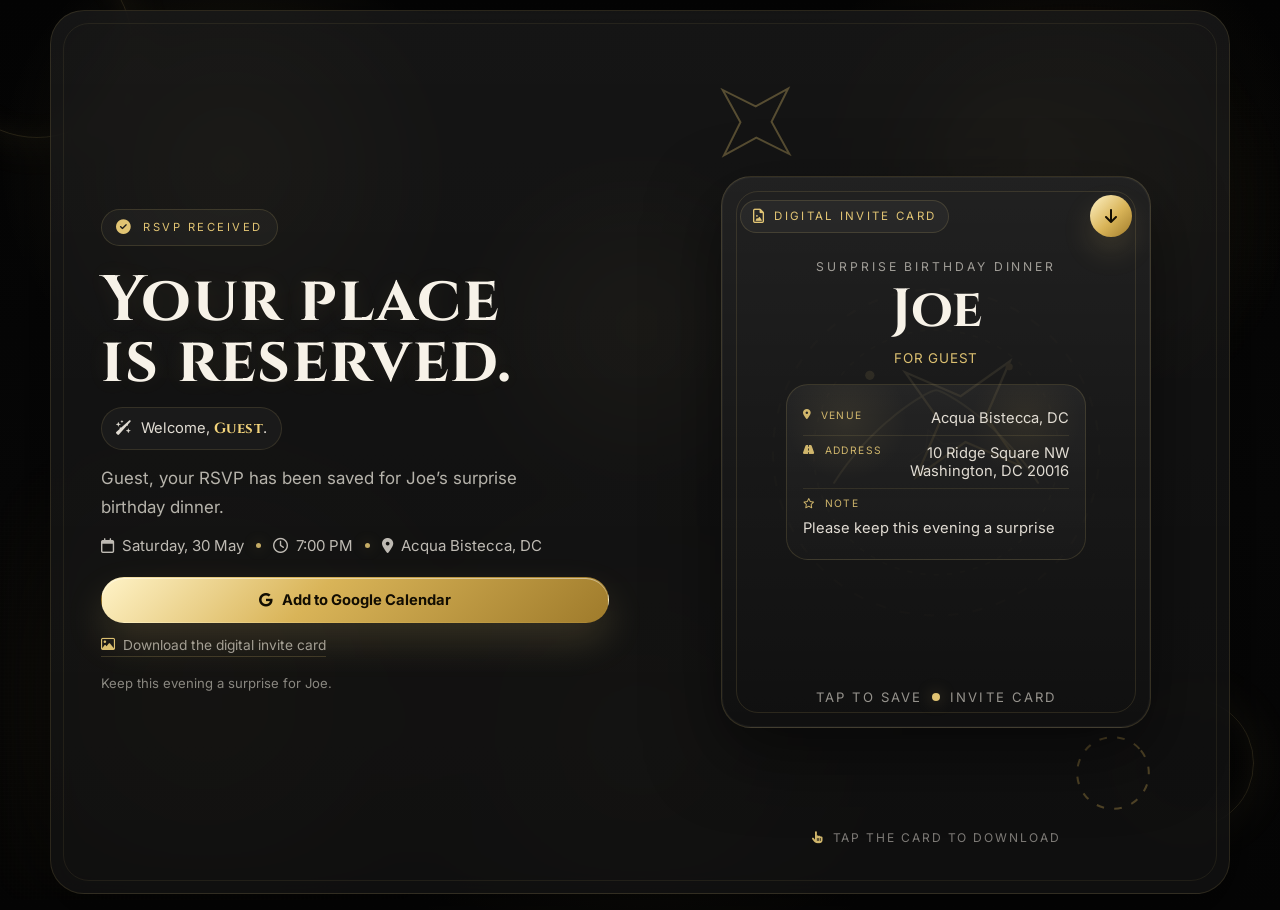
<file: success.html>
<!DOCTYPE html>
<html lang="en">
<head>
  <meta charset="UTF-8" />
  <meta name="viewport" content="width=device-width, initial-scale=1.0, viewport-fit=cover" />
  <meta name="theme-color" content="#050505" />
  <title>RSVP Confirmed</title>

  <link rel="preconnect" href="https://fonts.googleapis.com">
  <link rel="preconnect" href="https://fonts.gstatic.com" crossorigin>
  <link href="https://fonts.googleapis.com/css2?family=Cinzel:wght@400;500;600;700&family=Inter:wght@400;500;600;700&display=swap" rel="stylesheet">
  <link rel="stylesheet" href="https://cdnjs.cloudflare.com/ajax/libs/font-awesome/6.5.0/css/all.min.css">

  <style>
    :root{
      --bg:#050505;
      --bg2:#0b0b0b;
      --panel:rgba(255,255,255,.045);
      --panel2:rgba(255,255,255,.075);
      --line:rgba(242,211,123,.14);
      --text:#f7f2e8;
      --muted:rgba(247,242,232,.72);
      --gold:#f2d37b;
      --gold2:#d6b15a;
      --gold3:#9f7b2b;
      --shadow:0 22px 80px rgba(0,0,0,.56);
      --r1:34px;
      --r2:24px;
      --r3:18px;
    }

    *{box-sizing:border-box}
    html{
      -webkit-text-size-adjust:100%;
      scroll-behavior:smooth;
      min-height:100%;
    }
    body{
      margin:0;
      min-height:100vh;
      min-height:100svh;
      overflow-x:hidden;
      overflow-y:auto;
      background:
        radial-gradient(circle at 18% 18%, rgba(242,211,123,.12), transparent 18%),
        radial-gradient(circle at 82% 18%, rgba(214,177,90,.09), transparent 20%),
        radial-gradient(circle at 50% 82%, rgba(242,211,123,.06), transparent 28%),
        linear-gradient(180deg, #040404 0%, #070707 55%, #050505 100%);
      color:var(--text);
      font-family:"Inter",sans-serif;
    }

    a{color:inherit;text-decoration:none}
    img{max-width:100%;display:block}
    button{font:inherit}

    .bg{
      position:fixed;
      inset:0;
      pointer-events:none;
      z-index:-2;
      overflow:hidden;
    }

    .grid{
      position:absolute;
      inset:-18%;
      opacity:.14;
      background-image:
        linear-gradient(rgba(255,255,255,.04) 1px, transparent 1px),
        linear-gradient(90deg, rgba(255,255,255,.04) 1px, transparent 1px);
      background-size:64px 64px;
      mask-image:radial-gradient(circle at center, black 28%, transparent 82%);
    }

    .glow{
      position:absolute;
      inset:0;
      filter:blur(20px);
      opacity:.95;
      background:
        radial-gradient(circle at 50% 36%, rgba(242,211,123,.14), transparent 22%),
        radial-gradient(circle at 16% 78%, rgba(214,177,90,.09), transparent 24%),
        radial-gradient(circle at 84% 24%, rgba(242,211,123,.08), transparent 18%);
      animation: drift 12s ease-in-out infinite alternate;
    }

    .noise{
      position:absolute;
      inset:0;
      opacity:.07;
      background-image:
        linear-gradient(0deg, rgba(255,255,255,.05) 1px, transparent 1px),
        linear-gradient(90deg, rgba(255,255,255,.03) 1px, transparent 1px);
      background-size:4px 4px;
      mix-blend-mode:screen;
    }

    .orb{
      position:absolute;
      border-radius:999px;
      border:1px solid rgba(242,211,123,.16);
      box-shadow:0 0 50px rgba(242,211,123,.08), inset 0 0 30px rgba(242,211,123,.06);
      animation: float 10s ease-in-out infinite;
    }

    .orb.one{width:190px;height:190px;left:-58px;top:-52px;animation-duration:14s}
    .orb.two{width:130px;height:130px;right:2%;bottom:8%;animation-duration:16s}
    .orb.three{width:90px;height:90px;right:18%;top:12%;animation-duration:12s}

    .wrap{
      width:min(1180px, calc(100% - 20px));
      min-height:100svh;
      margin:0 auto;
      padding:10px 0 16px;
      display:grid;
      place-items:center;
    }

    .panel{
      width:100%;
      min-height:calc(100svh - 16px);
      display:grid;
      grid-template-columns:1.02fr .98fr;
      gap:16px;
      padding:16px;
      border-radius:34px;
      background:
        linear-gradient(180deg, rgba(255,255,255,.052), rgba(255,255,255,.026)),
        rgba(10,10,10,.74);
      border:1px solid rgba(242,211,123,.12);
      box-shadow:var(--shadow);
      backdrop-filter:blur(14px);
      position:relative;
      overflow:hidden;
      isolation:isolate;
    }

    .panel::before{
      content:"";
      position:absolute;
      inset:12px;
      border-radius:26px;
      border:1px solid rgba(242,211,123,.08);
      pointer-events:none;
    }

    .panel::after{
      content:"";
      position:absolute;
      inset:-1px;
      background:linear-gradient(120deg, transparent 35%, rgba(255,255,255,.06) 50%, transparent 65%);
      transform:translateX(-120%);
      animation:sheen 8.5s ease-in-out infinite;
      pointer-events:none;
      opacity:.5;
      z-index:0;
    }

    .left, .right{
      position:relative;
      z-index:1;
      min-width:0;
      display:flex;
      flex-direction:column;
      justify-content:center;
    }

    .left{
      padding:clamp(12px, 3vw, 34px);
      gap:14px;
    }

    .eyebrow{
      display:inline-flex;
      align-items:center;
      gap:10px;
      width:fit-content;
      padding:10px 14px;
      border-radius:999px;
      background:rgba(255,255,255,.035);
      border:1px solid rgba(242,211,123,.14);
      color:rgba(242,211,123,.92);
      letter-spacing:.22em;
      text-transform:uppercase;
      font-size:.7rem;
      flex-wrap:wrap;
    }

    .eyebrow i{font-size:.92rem}

    h1{
      margin:0;
      font-family:"Cinzel",serif;
      font-size:clamp(2.1rem, 5vw, 5rem);
      line-height:.95;
      letter-spacing:.02em;
      text-wrap:balance;
      text-shadow:0 0 22px rgba(242,211,123,.08);
    }

    .lead{
      margin:0;
      color:var(--muted);
      font-size:clamp(.97rem, 1.4vw, 1.06rem);
      line-height:1.7;
      max-width:46ch;
      text-wrap:pretty;
    }

    .name-banner{
      display:flex;
      align-items:center;
      gap:10px;
      width:fit-content;
      max-width:100%;
      padding:10px 14px;
      border-radius:999px;
      background:rgba(255,255,255,.035);
      border:1px solid rgba(242,211,123,.12);
      color:rgba(247,242,232,.9);
      font-size:.92rem;
      line-height:1.4;
      flex-wrap:wrap;
    }

    .name-banner strong{
      color:var(--gold);
      font-family:"Cinzel",serif;
      font-weight:700;
      letter-spacing:.03em;
    }

    .meta{
      display:flex;
      flex-wrap:wrap;
      gap:10px 12px;
      align-items:center;
      color:rgba(246,241,231,.76);
      font-size:.94rem;
    }

    .meta span{
      display:inline-flex;
      align-items:center;
      gap:8px;
      flex-wrap:wrap;
    }

    .meta .dot{
      width:5px;height:5px;border-radius:999px;
      background:rgba(242,211,123,.8);
      box-shadow:0 0 14px rgba(242,211,123,.35);
    }

    .actions{
      display:flex;
      flex-wrap:wrap;
      gap:10px;
      margin-top:8px;
      width:min(100%, 560px);
    }

    .btn{
      position:relative;
      display:inline-flex;
      align-items:center;
      justify-content:center;
      gap:10px;
      min-height:46px;
      padding:0 14px;
      border-radius:999px;
      border:1px solid transparent;
      font-weight:700;
      font-size:.92rem;
      text-align:center;
      white-space:normal;
      transition:transform .18s ease, box-shadow .18s ease, background .18s ease, border-color .18s ease;
      overflow:hidden;
      flex:1 1 240px;
    }

    .btn i{font-size:.95em}

    .btn.primary{
      color:#120d02;
      background:linear-gradient(135deg, #fff3c7 0%, #d9b458 42%, #9f7b2b 100%);
      box-shadow:0 18px 38px rgba(242,211,123,.16), inset 0 1px 0 rgba(255,255,255,.45);
    }

    .btn.primary:hover{
      transform:translateY(-2px);
      box-shadow:0 24px 52px rgba(242,211,123,.22), inset 0 1px 0 rgba(255,255,255,.55);
    }

    .mini{
      display:inline-flex;
      align-items:center;
      gap:8px;
      width:fit-content;
      color:rgba(246,241,231,.62);
      font-size:.86rem;
      border-bottom:1px solid rgba(242,211,123,.18);
      padding-bottom:3px;
      flex-wrap:wrap;
    }

    .mini i{color:rgba(242,211,123,.9)}

    .mini-note{
      margin-top:2px;
      color:rgba(246,241,231,.52);
      font-size:.82rem;
      line-height:1.55;
      max-width:40ch;
    }

    .right{
      padding:clamp(8px, 1.8vw, 22px);
    }

    .invite-wrap{
      position:relative;
      height:100%;
      display:grid;
      place-items:center;
      min-height:0;
    }

    .seal-ring{
      position:absolute;
      inset:10% 8%;
      pointer-events:none;
      opacity:.95;
      filter:drop-shadow(0 0 16px rgba(242,211,123,.08));
    }

    .seal-ring svg{
      width:100%;
      height:100%;
      display:block;
    }

    .svg-accent{
      position:absolute;
      pointer-events:none;
      opacity:.95;
      filter:drop-shadow(0 0 16px rgba(242,211,123,.1));
    }

    .svg-accent.one{
      width:110px;height:110px;
      top:18px;left:20px;
      animation:float 12s ease-in-out infinite;
    }

    .svg-accent.two{
      width:128px;height:128px;
      bottom:18px;right:14px;
      animation:float 14s ease-in-out infinite reverse;
    }

    .svg-accent.three{
      width:72px;height:72px;
      top:50%;left:50%;
      transform:translate(-50%,-50%);
      opacity:.55;
      animation:spin 18s linear infinite;
    }

    .invite-card{
      position:relative;
      width:min(100%, 430px);
      aspect-ratio: .78 / 1;
      border-radius:30px;
      background:
        linear-gradient(180deg, rgba(255,255,255,.09), rgba(255,255,255,.02)),
        rgba(12,12,12,.9);
      border:1px solid rgba(242,211,123,.16);
      box-shadow:
        0 26px 70px rgba(0,0,0,.5),
        inset 0 0 0 1px rgba(255,255,255,.04);
      overflow:hidden;
      transform:translateZ(0);
      display:block;
      cursor:pointer;
      touch-action:manipulation;
    }

    .invite-card::before{
      content:"";
      position:absolute;
      inset:0;
      background:
        linear-gradient(120deg, transparent 36%, rgba(255,255,255,.2) 48%, transparent 60%);
      transform:translateX(-125%);
      animation:slide 7s ease-in-out infinite;
      pointer-events:none;
      opacity:.8;
    }

    .invite-card::after{
      content:"";
      position:absolute;
      inset:14px;
      border-radius:22px;
      border:1px solid rgba(242,211,123,.12);
      pointer-events:none;
    }

    .pdf-top{
      display:flex;
      align-items:center;
      justify-content:space-between;
      gap:12px;
      padding:18px 18px 12px;
      position:relative;
      z-index:1;
    }

    .pdf-pill{
      display:inline-flex;
      align-items:center;
      gap:8px;
      padding:8px 12px;
      border-radius:999px;
      background:rgba(255,255,255,.04);
      border:1px solid rgba(242,211,123,.14);
      color:rgba(242,211,123,.92);
      font-size:.72rem;
      letter-spacing:.2em;
      text-transform:uppercase;
      flex-wrap:wrap;
    }

    .pdf-pill i{font-size:.9rem}

    .pdf-mark{
      width:42px;
      height:42px;
      border-radius:999px;
      display:grid;
      place-items:center;
      background:linear-gradient(135deg, #fff3c7, #d9b458 55%, #9f7b2b);
      color:#130d02;
      box-shadow:0 14px 30px rgba(242,211,123,.15);
      flex:0 0 auto;
    }

    .pdf-mark i{font-size:1rem}

    .invite-body{
      height:calc(100% - 76px);
      display:flex;
      flex-direction:column;
      justify-content:center;
      padding:10px 20px 18px;
      text-align:center;
      position:relative;
      z-index:1;
    }

    .card-kicker{
      font-size:.76rem;
      letter-spacing:.24em;
      text-transform:uppercase;
      color:rgba(246,241,231,.6);
      margin-bottom:10px;
      text-wrap:balance;
    }

    .card-name{
      font-family:"Cinzel",serif;
      font-size:clamp(2rem, 4.2vw, 3.5rem);
      line-height:1;
      margin:0;
      text-wrap:balance;
    }

    .card-sub{
      margin:12px 0 0;
      color:rgba(242,211,123,.9);
      letter-spacing:.06em;
      text-transform:uppercase;
      font-size:clamp(.76rem, 1.05vw, .9rem);
      text-wrap:balance;
    }

    .card-box{
      width:min(100%, 300px);
      margin:18px auto 0;
      padding:16px 16px 14px;
      border-radius:22px;
      background:
        linear-gradient(180deg, rgba(255,255,255,.05), rgba(255,255,255,.015));
      border:1px solid rgba(242,211,123,.14);
      position:relative;
      overflow:hidden;
    }

    .card-box::before{
      content:"";
      position:absolute;
      inset:0;
      background:
        radial-gradient(circle at 20% 20%, rgba(242,211,123,.08), transparent 22%),
        radial-gradient(circle at 80% 20%, rgba(214,177,90,.08), transparent 20%);
      pointer-events:none;
    }

    .card-box .row{
      position:relative;
      z-index:1;
      display:flex;
      align-items:flex-start;
      justify-content:space-between;
      gap:10px;
      padding:8px 0;
      color:rgba(246,241,231,.9);
      font-size:.92rem;
      flex-wrap:wrap;
    }

    .card-box .row + .row{
      border-top:1px solid rgba(242,211,123,.1);
    }

    .card-box .label{
      display:inline-flex;
      align-items:center;
      gap:8px;
      color:rgba(242,211,123,.84);
      text-transform:uppercase;
      letter-spacing:.14em;
      font-size:.64rem;
      flex-wrap:wrap;
      flex:0 0 auto;
    }

    .card-box .value{
      text-align:right;
      text-wrap:balance;
      max-width:100%;
    }

    .card-foot{
      margin-top:auto;
      padding-top:18px;
      display:flex;
      align-items:center;
      justify-content:center;
      gap:10px;
      color:rgba(246,241,231,.58);
      font-size:.82rem;
      letter-spacing:.16em;
      text-transform:uppercase;
      flex-wrap:wrap;
    }

    .card-foot .spark{
      width:8px;height:8px;border-radius:999px;
      background:rgba(242,211,123,.92);
      box-shadow:0 0 16px rgba(242,211,123,.35);
    }

    .hint{
      position:absolute;
      left:50%;
      bottom:10px;
      transform:translateX(-50%);
      color:rgba(246,241,231,.48);
      font-size:.75rem;
      letter-spacing:.16em;
      text-transform:uppercase;
      display:flex;
      align-items:center;
      gap:8px;
      flex-wrap:wrap;
      pointer-events:none;
      z-index:2;
      text-align:center;
      white-space:normal;
    }

    .hint i{color:rgba(242,211,123,.85)}

    @keyframes drift{
      0%{transform:translate3d(0,0,0) scale(1)}
      100%{transform:translate3d(12px,-8px,0) scale(1.03)}
    }

    @keyframes float{
      0%,100%{transform:translate3d(0,0,0) rotate(0deg)}
      50%{transform:translate3d(0,-10px,0) rotate(1deg)}
    }

    @keyframes spin{
      from{transform:translate(-50%,-50%) rotate(0deg)}
      to{transform:translate(-50%,-50%) rotate(360deg)}
    }

    @keyframes slide{
      0%{transform:translateX(-125%)}
      38%{transform:translateX(125%)}
      100%{transform:translateX(125%)}
    }

    @keyframes sheen{
      0%{transform:translateX(-120%) skewX(-12deg)}
      45%{transform:translateX(120%) skewX(-12deg)}
      100%{transform:translateX(120%) skewX(-12deg)}
    }

    .small-print{
      display:none;
    }

    @media (max-width: 920px){
      .wrap{
        width:min(1180px, calc(100% - 14px));
        padding:8px 0;
      }

      .panel{
        grid-template-columns:1fr;
        grid-template-rows:auto 1fr;
        min-height:calc(100svh - 12px);
        gap:10px;
        padding:12px;
      }

      .left{
        padding:10px 8px 0;
        text-align:center;
        align-items:center;
        gap:12px;
      }

      .lead{
        max-width:46ch;
      }

      .meta{
        justify-content:center;
      }

      .actions{
        width:min(100%, 560px);
        justify-content:center;
      }

      .btn{
        flex:1 1 220px;
      }

      .right{
        padding:0 4px 8px;
      }

      .invite-wrap{
        min-height:0;
      }

      .invite-card{
        width:min(100%, 390px);
      }

      .seal-ring{
        inset:8% 14%;
      }

      .svg-accent.one{
        width:86px;height:86px;
        top:6px;left:6px;
      }

      .svg-accent.two{
        width:90px;height:90px;
        bottom:8px;right:8px;
      }

      .svg-accent.three{
        width:56px;height:56px;
      }

      .hint{
        bottom:8px;
      }
    }

    @media (max-width: 560px){
      .wrap{
        width:calc(100% - 10px);
      }

      .panel{
        border-radius:26px;
        padding:10px;
      }

      .panel::before{
        inset:8px;
        border-radius:20px;
      }

      .left{
        padding:8px 4px 0;
        gap:11px;
      }

      .eyebrow{
        font-size:.64rem;
        letter-spacing:.16em;
        padding:8px 12px;
      }

      h1{
        font-size:clamp(1.95rem, 11vw, 3.1rem);
      }

      .lead{
        font-size:.92rem;
        line-height:1.62;
      }

      .meta{
        font-size:.86rem;
      }

      .name-banner{
        font-size:.86rem;
        padding:9px 12px;
        justify-content:center;
      }

      .actions{
        width:100%;
        gap:10px;
      }

      .btn{
        width:100%;
        flex:1 1 100%;
        min-height:44px;
        padding-inline:14px;
        font-size:.9rem;
      }

      .mini{
        font-size:.8rem;
      }

      .invite-card{
        width:min(100%, 334px);
        border-radius:24px;
      }

      .invite-body{
        padding:8px 16px 16px;
      }

      .card-kicker{
        font-size:.69rem;
        letter-spacing:.18em;
      }

      .card-name{
        font-size:clamp(1.8rem, 10.5vw, 2.7rem);
      }

      .card-sub{
        font-size:.72rem;
      }

      .card-box{
        width:min(100%, 250px);
        padding:14px 12px 12px;
        border-radius:18px;
      }

      .card-box .row{
        font-size:.84rem;
      }

      .card-box .label{
        font-size:.58rem;
      }

      .card-foot{
        font-size:.72rem;
        letter-spacing:.12em;
      }

      .hint{
        width:calc(100% - 26px);
        bottom:6px;
        font-size:.66rem;
      }
    }

    @media (max-width: 380px){
      .wrap{
        width:calc(100% - 8px);
      }

      .panel{
        padding:8px;
      }

      .lead{
        font-size:.88rem;
      }

      .mini-note{
        font-size:.76rem;
      }

      .invite-card{
        width:min(100%, 304px);
      }

      .card-box{
        width:min(100%, 226px);
      }
    }

    @media (prefers-reduced-motion: reduce){
      html{scroll-behavior:auto}
      *,*::before,*::after{
        animation-duration:.001ms !important;
        animation-iteration-count:1 !important;
        transition-duration:.001ms !important;
      }
    }
  </style>
</head>
<body>
  <div class="bg" aria-hidden="true">
    <div class="grid"></div>
    <div class="glow"></div>
    <div class="noise"></div>
    <div class="orb one"></div>
    <div class="orb two"></div>
    <div class="orb three"></div>
  </div>

  <main class="wrap">
    <section class="panel" aria-label="RSVP success screen">
      <div class="left">
        <p class="eyebrow"><i class="fa-solid fa-circle-check"></i> RSVP received</p>

        <h1>Your place is reserved.</h1>

        <div class="name-banner" id="nameBanner" hidden>
          <span><i class="fa-solid fa-wand-sparkles"></i></span>
          <span>Welcome, <strong id="guestName">Guest</strong>.</span>
        </div>

        <p class="lead" id="leadText">
          Your RSVP has been saved for Joe’s surprise birthday dinner.
        </p>

        <div class="meta" aria-label="Event summary">
          <span><i class="fa-regular fa-calendar"></i> Saturday, 30 May</span>
          <span class="dot" aria-hidden="true"></span>
          <span><i class="fa-regular fa-clock"></i> 7:00 PM</span>
          <span class="dot" aria-hidden="true"></span>
          <span><i class="fa-solid fa-location-dot"></i> Acqua Bistecca, DC</span>
        </div>

        <div class="actions">
          <a
            class="btn primary"
            href="https://www.google.com/calendar/render?action=TEMPLATE&text=Surprise%20Birthday%20Dinner%20for%20Joe&dates=20260530T190000/20260530T220000&details=Please%20keep%20this%20event%20a%20surprise%20for%20Joe.&location=Acqua%20Bistecca%2C%2010%20Ridge%20Square%20NW%2C%20Washington%2C%20DC%2020016"
            target="_blank"
            rel="noopener noreferrer"
          >
            <i class="fa-brands fa-google"></i>
            Add to Google Calendar
          </a>
        </div>

        <a class="mini" id="downloadInvite" href="#" download="Joe-Surprise-Invite.svg">
          <i class="fa-regular fa-image"></i>
          Download the digital invite card
        </a>

        <p class="mini-note">
          Keep this evening a surprise for Joe.
        </p>
      </div>

      <div class="right">
        <div class="invite-wrap">
          <div class="seal-ring" aria-hidden="true">
            <svg viewBox="0 0 420 420" role="presentation">
              <defs>
                <linearGradient id="g1" x1="0%" y1="0%" x2="100%" y2="100%">
                  <stop offset="0%" stop-color="#fff3c7"/>
                  <stop offset="50%" stop-color="#d9b458"/>
                  <stop offset="100%" stop-color="#9f7b2b"/>
                </linearGradient>
              </defs>

              <circle cx="210" cy="210" r="160" fill="none" stroke="rgba(242,211,123,.13)" stroke-width="2" stroke-dasharray="10 14">
                <animateTransform attributeName="transform" type="rotate" values="0 210 210;360 210 210" dur="32s" repeatCount="indefinite" />
              </circle>

              <circle cx="210" cy="210" r="120" fill="none" stroke="rgba(214,177,90,.18)" stroke-width="1.5" stroke-dasharray="5 8">
                <animateTransform attributeName="transform" type="rotate" values="0 210 210;-360 210 210" dur="24s" repeatCount="indefinite" />
              </circle>

              <path d="M210 95 L226 152 L283 168 L226 184 L210 241 L194 184 L137 168 L194 152 Z"
                    fill="none" stroke="url(#g1)" stroke-width="2.2">
                <animateTransform attributeName="transform" type="rotate" values="0 210 210;360 210 210" dur="18s" repeatCount="indefinite" />
              </path>

              <path d="M110 245c34-62 92-96 100-96s66 34 100 96" fill="none" stroke="rgba(242,211,123,.65)" stroke-width="2" stroke-linecap="round">
                <animate attributeName="d" dur="6s" repeatCount="indefinite"
                  values="
                    M110 245c34-62 92-96 100-96s66 34 100 96;
                    M110 237c38-56 92-88 100-88s62 32 100 88;
                    M110 245c34-62 92-96 100-96s66 34 100 96
                  " />
              </path>

              <circle cx="145" cy="150" r="4.5" fill="#f2d37b">
                <animate attributeName="cy" values="150;130;150" dur="5s" repeatCount="indefinite" />
              </circle>
              <circle cx="275" cy="126" r="3.5" fill="#d6b15a">
                <animate attributeName="cx" values="275;287;275" dur="7s" repeatCount="indefinite" />
              </circle>
            </svg>
          </div>

          <svg class="svg-accent one" viewBox="0 0 100 100" aria-hidden="true">
            <path d="M50 8 L60 40 L92 50 L60 60 L50 92 L40 60 L8 50 L40 40 Z" fill="none" stroke="rgba(242,211,123,.32)" stroke-width="1.8">
              <animateTransform attributeName="transform" type="rotate" values="0 50 50;360 50 50" dur="16s" repeatCount="indefinite"/>
            </path>
          </svg>

          <svg class="svg-accent two" viewBox="0 0 100 100" aria-hidden="true">
            <circle cx="50" cy="50" r="28" fill="none" stroke="rgba(214,177,90,.34)" stroke-width="1.6" stroke-dasharray="6 8">
              <animateTransform attributeName="transform" type="rotate" values="0 50 50;-360 50 50" dur="18s" repeatCount="indefinite"/>
            </circle>
          </svg>

          <svg class="svg-accent three" viewBox="0 0 80 80" aria-hidden="true">
            <path d="M40 10 L46 30 L66 40 L46 50 L40 70 L34 50 L14 40 L34 30 Z" fill="none" stroke="rgba(242,211,123,.22)" stroke-width="1.6">
              <animateTransform attributeName="transform" type="rotate" values="0 40 40;360 40 40" dur="10s" repeatCount="indefinite"/>
            </path>
          </svg>

          <a class="invite-card" id="inviteCard" href="#" download="Joe-Surprise-Invite.svg" aria-label="Download the digital invite card">
            <div class="pdf-top">
              <span class="pdf-pill"><i class="fa-regular fa-file-image"></i> digital invite card</span>
              <span class="pdf-mark" aria-hidden="true"><i class="fa-solid fa-arrow-down"></i></span>
            </div>

            <div class="invite-body">
              <div class="card-kicker">Surprise birthday dinner</div>
              <h2 class="card-name">Joe</h2>
              <p class="card-sub" id="cardGuestLine">For Guest</p>

              <div class="card-box" aria-label="Invite details preview">
                <div class="row">
                  <span class="label"><i class="fa-solid fa-location-dot"></i> Venue</span>
                  <span class="value">Acqua Bistecca, DC</span>
                </div>
                <div class="row">
                  <span class="label"><i class="fa-solid fa-road"></i> Address</span>
                  <span class="value">10 Ridge Square NW<br>Washington, DC 20016</span>
                </div>
                <div class="row">
                  <span class="label"><i class="fa-regular fa-star"></i> Note</span>
                  <span class="value">Please keep this evening a surprise</span>
                </div>
              </div>

              <div class="card-foot">
                <span>tap to save</span>
                <span class="spark" aria-hidden="true"></span>
                <span>invite card</span>
              </div>
            </div>
          </a>

          <div class="hint"><i class="fa-solid fa-hand-pointer"></i> Tap the card to download</div>
        </div>
      </div>
    </section>
  </main>

<script>
  (() => {
    const params = new URLSearchParams(window.location.search);
    const name = (params.get("name") || "Guest").trim() || "Guest";
    const safeName = name.replace(/[<>&"']/g, "");

    const guestName = document.getElementById("guestName");
    const nameBanner = document.getElementById("nameBanner");
    const leadText = document.getElementById("leadText");
    const cardGuestLine = document.getElementById("cardGuestLine");
    const inviteCard = document.getElementById("inviteCard");
    const downloadInvite = document.getElementById("downloadInvite");

    if (guestName) guestName.textContent = safeName;
    if (nameBanner) nameBanner.hidden = false;
    if (leadText) {
      leadText.textContent = `${safeName}, your RSVP has been saved for Joe’s surprise birthday dinner.`;
    }
    if (cardGuestLine) {
      cardGuestLine.textContent = `For ${safeName}`;
    }

    const buildInviteSvg = (guest) => `
<svg xmlns="http://www.w3.org/2000/svg" width="1080" height="1350" viewBox="0 0 1080 1350">
  <defs>
    <linearGradient id="bg" x1="0" y1="0" x2="1" y2="1">
      <stop offset="0%" stop-color="#050505"/>
      <stop offset="45%" stop-color="#0c0c0c"/>
      <stop offset="100%" stop-color="#050505"/>
    </linearGradient>

    <linearGradient id="gold" x1="0" y1="0" x2="1" y2="1">
      <stop offset="0%" stop-color="#fff3c7"/>
      <stop offset="45%" stop-color="#d9b458"/>
      <stop offset="100%" stop-color="#9f7b2b"/>
    </linearGradient>

    <radialGradient id="glow" cx="50%" cy="38%" r="65%">
      <stop offset="0%" stop-color="#f2d37b" stop-opacity=".17"/>
      <stop offset="55%" stop-color="#d6b15a" stop-opacity=".05"/>
      <stop offset="100%" stop-color="#050505" stop-opacity="0"/>
    </radialGradient>

    <filter id="blur" x="-20%" y="-20%" width="140%" height="140%">
      <feGaussianBlur stdDeviation="22"/>
    </filter>

    <style>
      .t1{font-family:'Cinzel',serif;fill:#f7f2e8}
      .t2{font-family:'Inter',sans-serif;fill:rgba(247,242,232,.76)}
      .t3{font-family:'Inter',sans-serif;fill:#f2d37b;letter-spacing:3px}
      .caps{letter-spacing:6px;text-transform:uppercase}
    </style>
  </defs>

  <rect width="1080" height="1350" rx="56" fill="url(#bg)"/>
  <rect width="1080" height="1350" rx="56" fill="url(#glow)"/>

  <g opacity=".24">
    <path d="M0 106 L1080 106" stroke="rgba(255,255,255,.18)" stroke-width="1"/>
    <path d="M0 1244 L1080 1244" stroke="rgba(255,255,255,.12)" stroke-width="1"/>
    <path d="M100 0 L100 1350" stroke="rgba(255,255,255,.06)" stroke-width="1"/>
    <path d="M980 0 L980 1350" stroke="rgba(255,255,255,.06)" stroke-width="1"/>
  </g>

  <g opacity=".92">
    <circle cx="145" cy="150" r="95" fill="none" stroke="rgba(242,211,123,.16)" stroke-width="2" stroke-dasharray="10 14"/>
    <circle cx="935" cy="1220" r="110" fill="none" stroke="rgba(242,211,123,.10)" stroke-width="2" stroke-dasharray="10 14"/>
    <path d="M540 130 L560 198 L628 220 L560 242 L540 310 L520 242 L452 220 L520 198 Z" fill="none" stroke="url(#gold)" stroke-width="3"/>
    <path d="M147 1045 L166 1110 L231 1128 L166 1146 L147 1212 L128 1146 L63 1128 L128 1110 Z" fill="none" stroke="rgba(214,177,90,.35)" stroke-width="2"/>
  </g>

  <g filter="url(#blur)" opacity=".65">
    <circle cx="540" cy="390" r="210" fill="rgba(242,211,123,.12)"/>
  </g>

  <circle cx="540" cy="390" r="166" fill="none" stroke="url(#gold)" stroke-width="2.5" stroke-dasharray="10 14"/>
  <circle cx="540" cy="390" r="126" fill="none" stroke="rgba(242,211,123,.18)" stroke-width="1.8" stroke-dasharray="6 10"/>

  <text x="540" y="170" text-anchor="middle" class="t3 caps" font-size="26">Digital Invite Card</text>
  <text x="540" y="285" text-anchor="middle" class="t1" font-size="94" font-weight="600">Joe</text>
  <text x="540" y="345" text-anchor="middle" class="t3 caps" font-size="22">Surprise birthday dinner</text>

  <text x="540" y="470" text-anchor="middle" class="t1" font-size="38" font-weight="500">Saturday 30 May · 7:00 PM</text>

  <g>
    <rect x="208" y="548" width="664" height="300" rx="34" fill="rgba(255,255,255,.04)" stroke="rgba(242,211,123,.16)" />
    <path d="M256 630 H824" stroke="rgba(242,211,123,.12)" stroke-width="1"/>
    <path d="M256 710 H824" stroke="rgba(242,211,123,.12)" stroke-width="1"/>
    <path d="M256 790 H824" stroke="rgba(242,211,123,.12)" stroke-width="1"/>

    <text x="258" y="602" class="t3 caps" font-size="18">Guest</text>
    <text x="260" y="664" class="t1" font-size="42" font-weight="600">${guest}</text>

    <text x="258" y="748" class="t3 caps" font-size="18">Venue</text>
    <text x="260" y="808" class="t1" font-size="30" font-weight="500">Acqua Bistecca, DC</text>
  </g>

  <g>
    <path d="M540 942 c74 0 130 58 130 130" fill="none" stroke="rgba(242,211,123,.38)" stroke-width="2.2" stroke-linecap="round"/>
    <path d="M540 942 c-74 0 -130 58 -130 130" fill="none" stroke="rgba(242,211,123,.38)" stroke-width="2.2" stroke-linecap="round"/>
    <circle cx="540" cy="1004" r="52" fill="none" stroke="url(#gold)" stroke-width="2.5"/>
    <circle cx="540" cy="1004" r="18" fill="rgba(242,211,123,.14)" stroke="rgba(242,211,123,.36)" stroke-width="2"/>
    <text x="540" y="1013" text-anchor="middle" class="t1" font-size="28" font-weight="600">J</text>
  </g>

  <text x="540" y="1218" text-anchor="middle" class="t2 caps" font-size="21">Please keep this evening a surprise</text>
</svg>`.trim();

    const svgBlob = new Blob([buildInviteSvg(safeName)], {
      type: "image/svg+xml;charset=utf-8"
    });

    const url = URL.createObjectURL(svgBlob);
    const fileName = "Joe-Surprise-Invite.svg";

    function openAndDownload() {
      const preview = window.open(url, "_blank", "noopener,noreferrer");

      const tempLink = document.createElement("a");
      tempLink.href = url;
      tempLink.download = fileName;
      document.body.appendChild(tempLink);
      tempLink.click();
      tempLink.remove();

      if (!preview) {
        console.log("Popup blocked, download still triggered.");
      }
    }

    if (inviteCard) {
      inviteCard.href = url;
      inviteCard.setAttribute("download", fileName);
      inviteCard.addEventListener("click", (e) => {
        e.preventDefault();
        openAndDownload();
      });
    }

    if (downloadInvite) {
      downloadInvite.href = url;
      downloadInvite.setAttribute("download", fileName);
      downloadInvite.addEventListener("click", (e) => {
        e.preventDefault();
        openAndDownload();
      });
    }

    window.addEventListener("beforeunload", () => {
      URL.revokeObjectURL(url);
    });
  })();
</script>
</body>
</html>
</file>
